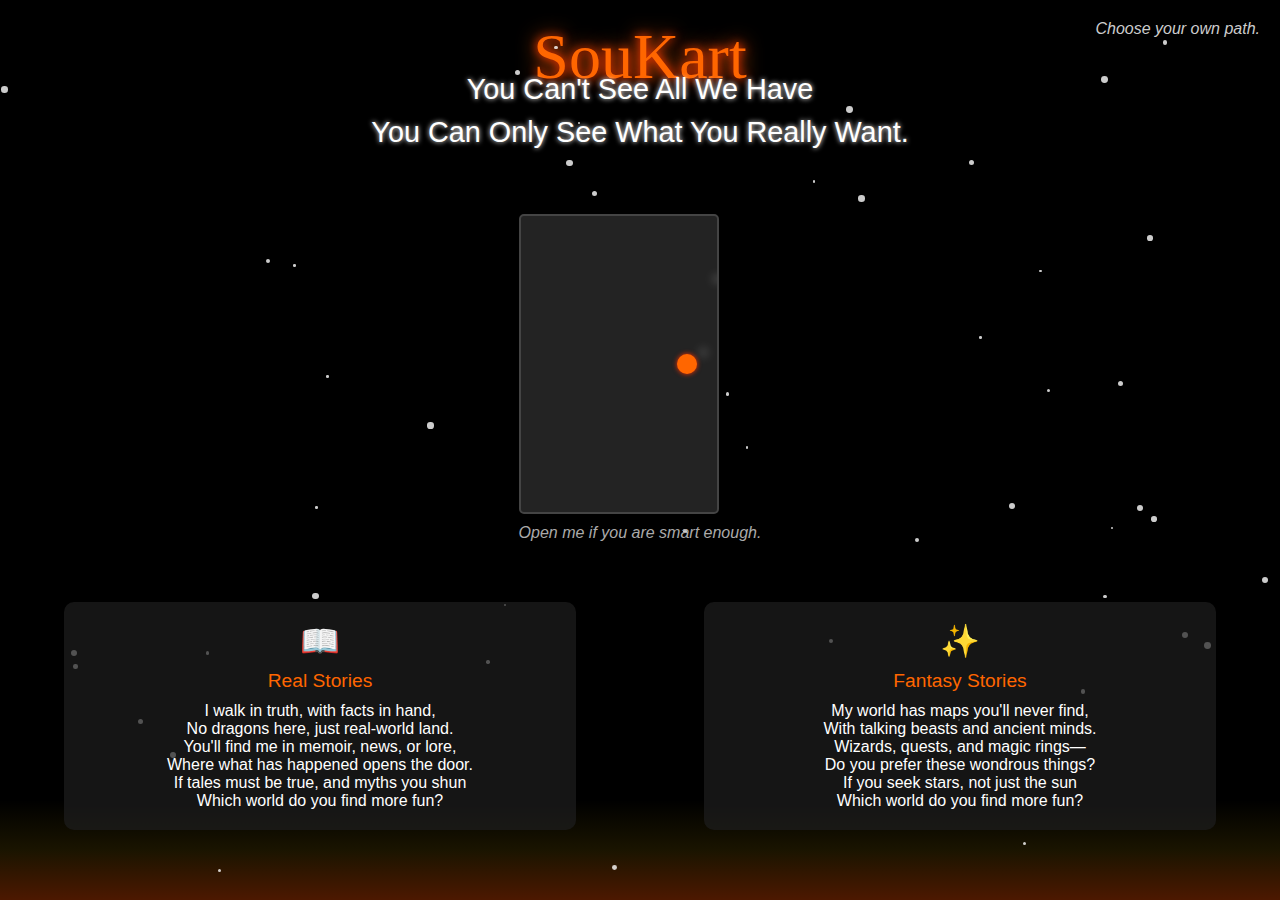
<file: index.html>
<!DOCTYPE html>
<html lang="en">
<head>
    <meta charset="UTF-8">
    <meta name="viewport" content="width=device-width, initial-scale=1.0">
    <title>SouKart - Choose Your Path</title>
    <style>
        /* Global Styles */
        * {
            margin: 0;
            padding: 0;
            box-sizing: border-box;
        }
        
        body {
            font-family: 'Arial', sans-serif;
            background-color: #000;
            color: #fff;
            height: 100vh;
            overflow: hidden;
            position: relative;
        }
        
        /* Sparkle Animation */
        .sparkle {
            position: absolute;
            background-color: rgba(255, 255, 255, 0.8);
            border-radius: 50%;
            pointer-events: none;
            animation: sparkle 2s infinite alternate;
        }
        
        @keyframes sparkle {
            0% { opacity: 0; transform: scale(0.2); }
            100% { opacity: 1; transform: scale(1); }
        }
        
        /* Fire Animation */
        .fire {
            position: absolute;
            bottom: 0;
            width: 100%;
            height: 100px;
            background: linear-gradient(to top, rgba(255, 80, 0, 0.3), rgba(255, 200, 0, 0.1), transparent);
            z-index: -1;
        }
        
        /* Header Styles */
        header {
            text-align: center;
            padding: 20px 0;
            position: relative;
        }
        
        .logo {
            font-family: 'Times New Roman', serif;
            font-size: 4rem;
            color: #ff6600;
            text-shadow: 0 0 10px #ff3300, 0 0 20px #ff6600;
            margin-bottom: 20px;
            animation: glow 2s infinite alternate;
        }
        
        @keyframes glow {
            from { text-shadow: 0 0 5px #ff3300, 0 0 10px #ff6600; }
            to { text-shadow: 0 0 10px #ff3300, 0 0 20px #ff6600, 0 0 30px #ff9933; }
        }
        
        .tagline {
            position: absolute;
            top: 20px;
            right: 20px;
            font-style: italic;
            color: #ccc;
        }
        
        /* Main Content */
        .main-content {
            display: flex;
            flex-direction: column;
            align-items: center;
            justify-content: center;
            height: 70vh;
            text-align: center;
            position: relative;
            z-index: 1;
        }
        
        .message {
            font-size: 1.8rem;
            margin-bottom: 40px;
            text-shadow: 0 0 5px #fff;
            line-height: 1.5;
        }
        
        /* Door Styles */
        .door-container {
            position: relative;
            margin: 20px 0;
        }
        
        .door {
            width: 200px;
            height: 300px;
            background: rgba(50, 50, 50, 0.7);
            border: 2px solid #444;
            border-radius: 5px;
            position: relative;
            cursor: pointer;
            transition: all 0.3s;
            backdrop-filter: blur(5px);
        }
        
        .door:hover {
            background: rgba(70, 70, 70, 0.8);
            box-shadow: 0 0 15px #ff6600;
        }
        
        .door-handle {
            width: 20px;
            height: 20px;
            background: #ff6600;
            border-radius: 50%;
            position: absolute;
            right: 20px;
            top: 50%;
            transform: translateY(-50%);
            box-shadow: 0 0 5px #ff3300;
        }
        
        .door-instruction {
            margin-top: 10px;
            font-style: italic;
            color: #aaa;
        }
        
        /* Mode Selection */
        .mode-selection {
            display: flex;
            justify-content: space-around;
            width: 100%;
            margin-top: 40px;
        }
        
        .mode {
            width: 40%;
            padding: 20px;
            background: rgba(30, 30, 30, 0.7);
            border-radius: 10px;
            cursor: pointer;
            transition: all 0.3s;
        }
        
        .mode:hover {
            background: rgba(50, 50, 50, 0.8);
            box-shadow: 0 0 10px #ff6600;
        }
        
        .mode-icon {
            font-size: 2rem;
            margin-bottom: 10px;
        }
        
        .mode-title {
            font-size: 1.2rem;
            margin-bottom: 10px;
            color: #ff6600;
        }
        
        /* Riddle Page Styles */
        .riddle-container {
            max-width: 600px;
            margin: 0 auto;
            padding: 20px;
            background: rgba(20, 20, 20, 0.8);
            border-radius: 10px;
            box-shadow: 0 0 20px rgba(255, 102, 0, 0.3);
        }
        
        .riddle {
            font-size: 1.5rem;
            margin-bottom: 30px;
            line-height: 1.6;
        }
        
        .answer-input {
            width: 100%;
            padding: 10px;
            margin: 20px 0;
            background: rgba(255, 255, 255, 0.1);
            border: 1px solid #ff6600;
            color: white;
            font-size: 1rem;
        }
        
        .submit-btn {
            background: #ff6600;
            color: white;
            border: none;
            padding: 10px 20px;
            cursor: pointer;
            transition: all 0.3s;
        }
        
        .submit-btn:hover {
            background: #ff3300;
        }
        
        .options {
            display: flex;
            justify-content: space-around;
            margin-top: 30px;
        }
        
        .option {
            padding: 10px 20px;
            background: rgba(255, 102, 0, 0.2);
            border: 1px solid #ff6600;
            cursor: pointer;
            transition: all 0.3s;
        }
        
        .option:hover {
            background: rgba(255, 102, 0, 0.4);
        }
        
        .error-message {
            color: #ff3300;
            margin-top: 10px;
            display: none;
        }
        
        /* Gender Selection Page */
        .gender-selection {
            display: flex;
            justify-content: space-around;
            margin-top: 40px;
        }
        
        .gender-option {
            width: 45%;
            padding: 30px;
            background: rgba(30, 30, 30, 0.7);
            border-radius: 10px;
            cursor: pointer;
            transition: all 0.3s;
            text-align: center;
        }
        
        .gender-option:hover {
            background: rgba(50, 50, 50, 0.8);
            box-shadow: 0 0 15px #ff6600;
        }
        
        /* Product Page */
        .products {
            display: grid;
            grid-template-columns: repeat(auto-fill, minmax(200px, 1fr));
            gap: 20px;
            padding: 20px;
        }
        
        .product {
            background: rgba(40, 40, 40, 0.8);
            padding: 15px;
            border-radius: 5px;
            transition: all 0.3s;
        }
        
        .product:hover {
            transform: translateY(-5px);
            box-shadow: 0 5px 15px rgba(255, 102, 0, 0.3);
        }
        
        /* Hidden Class */
        .hidden {
            display: none;
        }
        
        /* Audio Controls */
        audio {
            position: fixed;
            bottom: 20px;
            left: 20px;
            width: 200px;
            opacity: 0.7;
            transition: opacity 0.3s;
        }
        
        audio:hover {
            opacity: 1;
        }
    </style>
</head>
<body>
    <!-- Home Page -->
    <div id="home-page">
        <header>
            <div class="logo">SouKart</div>
            <div class="tagline">Choose your own path.</div>
        </header>
        
        <div class="main-content">
            <div class="message">
                You Can't See All We Have<br>
                You Can Only See What You Really Want.
            </div>
            
            <div class="door-container">
                <div class="door" id="main-door">
                    <div class="door-handle"></div>
                </div>
                <div class="door-instruction">Open me if you are smart enough.</div>
            </div>
            
            <div class="mode-selection">
                <div class="mode" id="real-mode">
                    <div class="mode-icon">📖</div>
                    <div class="mode-title">Real Stories</div>
                    <div class="mode-riddle">
                        I walk in truth, with facts in hand,<br>
                        No dragons here, just real-world land.<br>
                        You'll find me in memoir, news, or lore,<br>
                        Where what has happened opens the door.<br>
                        If tales must be true, and myths you shun<br>
                        Which world do you find more fun?
                    </div>
                </div>
                
                <div class="mode" id="fantasy-mode">
                    <div class="mode-icon">✨</div>
                    <div class="mode-title">Fantasy Stories</div>
                    <div class="mode-riddle">
                        My world has maps you'll never find,<br>
                        With talking beasts and ancient minds.<br>
                        Wizards, quests, and magic rings—<br>
                        Do you prefer these wondrous things?<br>
                        If you seek stars, not just the sun<br>
                        Which world do you find more fun?
                    </div>
                </div>
            </div>
        </div>
        
        <div class="fire"></div>
        <audio id="bg-music" loop>
            <source src="https://assets.mixkit.co/music/preview/mixkit-mysterious-forest-443.mp3" type="audio/mpeg">
            Your browser does not support the audio element.
        </audio>
    </div>
    
    <!-- Main Door Riddle Page -->
    <div id="door-riddle-page" class="hidden">
        <div class="main-content">
            <div class="riddle-container">
                <div class="riddle">
                    I can be a man, but I'm not alive.<br>
                    I can be a woman, but I'm not your wife.<br>
                    You dress me up, I wear your style,<br>
                    But I say nothing all the while.<br>
                    What am I?
                </div>
                <input type="text" class="answer-input" id="door-answer" placeholder="Your answer...">
                <button class="submit-btn" id="door-submit">Submit</button>
                <div class="error-message" id="door-error"></div>
            </div>
        </div>
    </div>
    
    <!-- Real Mode Gender Selection Page -->
    <div id="real-gender-page" class="hidden">
        <div class="main-content">
            <h2>Choose Your Path</h2>
            <div class="gender-selection">
                <div class="gender-option" id="real-male">
                    <div class="riddle">
                        In ancient tales of sword and fire,<br>
                        I've led the charge, climbed ever higher.<br>
                        With dragons faced and battles won,<br>
                        They call me brother, knight, or son.<br>
                        Though strength I bear, I feel as well<br>
                        What gender does this story tell?
                    </div>
                </div>
                
                <div class="gender-option" id="real-female">
                    <div class="riddle">
                        By moonlit charm and starlit grace,<br>
                        I've cast my spells in every place.<br>
                        With wisdom deep and heart so wide,<br>
                        They call me queen, or mage, or bride.<br>
                        Fierce and kind, I wear no veil<br>
                        What gender walks this winding tale?
                    </div>
                </div>
            </div>
            <div class="error-message" id="real-gender-error"></div>
        </div>
    </div>
    
    <!-- Fantasy Mode Gender Selection Page -->
    <div id="fantasy-gender-page" class="hidden">
        <div class="main-content">
            <h2>Choose Your Path</h2>
            <div class="gender-selection">
                <div class="gender-option" id="fantasy-male">
                    <div class="riddle">
                        In ancient tales of sword and fire,<br>
                        I've led the charge, climbed ever higher.<br>
                        With dragons faced and battles won,<br>
                        They call me brother, knight, or son.<br>
                        Though strength I bear, I feel as well<br>
                        What gender does this story tell?
                    </div>
                </div>
                
                <div class="gender-option" id="fantasy-female">
                    <div class="riddle">
                        By moonlit charm and starlit grace,<br>
                        I've cast my spells in every place.<br>
                        With wisdom deep and heart so wide,<br>
                        They call me queen, or mage, or bride.<br>
                        Fierce and kind, I wear no veil<br>
                        What gender walks this winding tale?
                    </div>
                </div>
            </div>
            <div class="error-message" id="fantasy-gender-error"></div>
        </div>
    </div>
    
    <!-- VIP Page -->
    <div id="vip-page" class="hidden">
        <div class="main-content">
            <h1>Congratulations!</h1>
            <p>You've unlocked the VIP section.</p>
            <div class="products" id="vip-products">
                <!-- Products will be added here dynamically -->
            </div>
        </div>
    </div>
    
    <!-- Real Male Products Page -->
    <div id="real-male-page" class="hidden">
        <div class="main-content">
            <h1>Manhood Collection</h1>
            <div class="products" id="real-male-products">
                <!-- Products will be added here dynamically -->
            </div>
        </div>
    </div>
    
    <!-- Real Female Products Page -->
    <div id="real-female-page" class="hidden">
        <div class="main-content">
            <h1>Feminine Collection</h1>
            <div class="products" id="real-female-products">
                <!-- Products will be added here dynamically -->
            </div>
        </div>
    </div>
    
    <!-- Fantasy Male Products Page -->
    <div id="fantasy-male-page" class="hidden">
        <div class="main-content">
            <h1>Knight's Collection</h1>
            <div class="products" id="fantasy-male-products">
                <!-- Products will be added here dynamically -->
            </div>
        </div>
    </div>
    
    <!-- Fantasy Female Products Page -->
    <div id="fantasy-female-page" class="hidden">
        <div class="main-content">
            <h1>Enchantress Collection</h1>
            <div class="products" id="fantasy-female-products">
                <!-- Products will be added here dynamically -->
            </div>
        </div>
    </div>
    
    <script>
        // Create sparkles
        function createSparkles() {
            const container = document.body;
            const sparkleCount = 50;
            
            for (let i = 0; i < sparkleCount; i++) {
                const sparkle = document.createElement('div');
                sparkle.classList.add('sparkle');
                
                // Random position
                const posX = Math.random() * window.innerWidth;
                const posY = Math.random() * window.innerHeight;
                
                // Random size
                const size = Math.random() * 5 + 2;
                
                sparkle.style.left = `${posX}px`;
                sparkle.style.top = `${posY}px`;
                sparkle.style.width = `${size}px`;
                sparkle.style.height = `${size}px`;
                
                // Random animation delay
                sparkle.style.animationDelay = `${Math.random() * 2}s`;
                
                container.appendChild(sparkle);
                
                // Make sparkles move slightly
                setInterval(() => {
                    const moveX = (Math.random() - 0.5) * 10;
                    const moveY = (Math.random() - 0.5) * 10;
                    
                    sparkle.style.left = `${posX + moveX}px`;
                    sparkle.style.top = `${posY + moveY}px`;
                }, 100);
            }
        }
        
        // Play error sound
        function playErrorSound() {
            const audio = new Audio('https://assets.mixkit.co/sfx/preview/mixkit-alarm-digital-clock-beep-989.mp3');
            audio.play();
        }
        
        // Play success sound
        function playSuccessSound() {
            const audio = new Audio('https://assets.mixkit.co/sfx/preview/mixkit-achievement-bell-600.mp3');
            audio.play();
        }
        
        // Change page
        function showPage(pageId) {
            document.querySelectorAll('div[id$="-page"]').forEach(page => {
                page.classList.add('hidden');
            });
            document.getElementById(pageId).classList.remove('hidden');
        }
        
        // Initialize products (placeholder)
        function initProducts() {
            const products = {
                vip: [
                    { name: "VIP Exclusive Item 1", price: "$99" },
                    { name: "VIP Exclusive Item 2", price: "$129" },
                    { name: "VIP Exclusive Item 3", price: "$79" }
                ],
                realMale: [
                    { name: "Classic Watch", price: "$59" },
                    { name: "Leather Wallet", price: "$39" },
                    { name: "Signature Cologne", price: "$49" }
                ],
                realFemale: [
                    { name: "Elegant Scarf", price: "$45" },
                    { name: "Designer Handbag", price: "$89" },
                    { name: "Pearl Earrings", price: "$65" }
                ],
                fantasyMale: [
                    { name: "Dragonhide Cloak", price: "$120" },
                    { name: "Runic Sword", price: "$200" },
                    { name: "Knight's Crest", price: "$75" }
                ],
                fantasyFemale: [
                    { name: "Enchanted Tiara", price: "$150" },
                    { name: "Moonstone Necklace", price: "$95" },
                    { name: "Sorceress Robe", price: "$110" }
                ]
            };
            
            // Add products to each page
            for (const [type, items] of Object.entries(products)) {
                const container = document.getElementById(`${type}-products`);
                if (container) {
                    container.innerHTML = items.map(item => `
                        <div class="product">
                            <h3>${item.name}</h3>
                            <p>${item.price}</p>
                        </div>
                    `).join('');
                }
            }
        }
        
        // Event Listeners
        document.addEventListener('DOMContentLoaded', () => {
            createSparkles();
            initProducts();
            
            // Auto-play background music (with user interaction)
            document.addEventListener('click', () => {
                const bgMusic = document.getElementById('bg-music');
                if (bgMusic.paused) {
                    bgMusic.volume = 0.3;
                    bgMusic.play();
                }
            }, { once: true });
            
            // Main door click
            document.getElementById('main-door').addEventListener('click', () => {
                showPage('door-riddle-page');
            });
            
            // Door riddle submit
            document.getElementById('door-submit').addEventListener('click', () => {
                const answer = document.getElementById('door-answer').value.toLowerCase();
                if (answer === 'mannequin') {
                    playSuccessSound();
                    showPage('vip-page');
                } else {
                    playErrorSound();
                    document.getElementById('door-error').textContent = 'Incorrect answer. Try again.';
                    document.getElementById('door-error').style.display = 'block';
                }
            });
            
            // Mode selection
            document.getElementById('real-mode').addEventListener('click', () => {
                showPage('real-gender-page');
            });
            
            document.getElementById('fantasy-mode').addEventListener('click', () => {
                showPage('fantasy-gender-page');
            });
            
            // Real gender selection
            document.getElementById('real-male').addEventListener('click', () => {
                showPage('real-male-page');
            });
            
            document.getElementById('real-female').addEventListener('click', () => {
                showPage('real-female-page');
            });
            
            // Fantasy gender selection
            document.getElementById('fantasy-male').addEventListener('click', () => {
                showPage('fantasy-male-page');
            });
            
            document.getElementById('fantasy-female').addEventListener('click', () => {
                showPage('fantasy-female-page');
            });
        });
    </script>
</body>
</html>
</file>
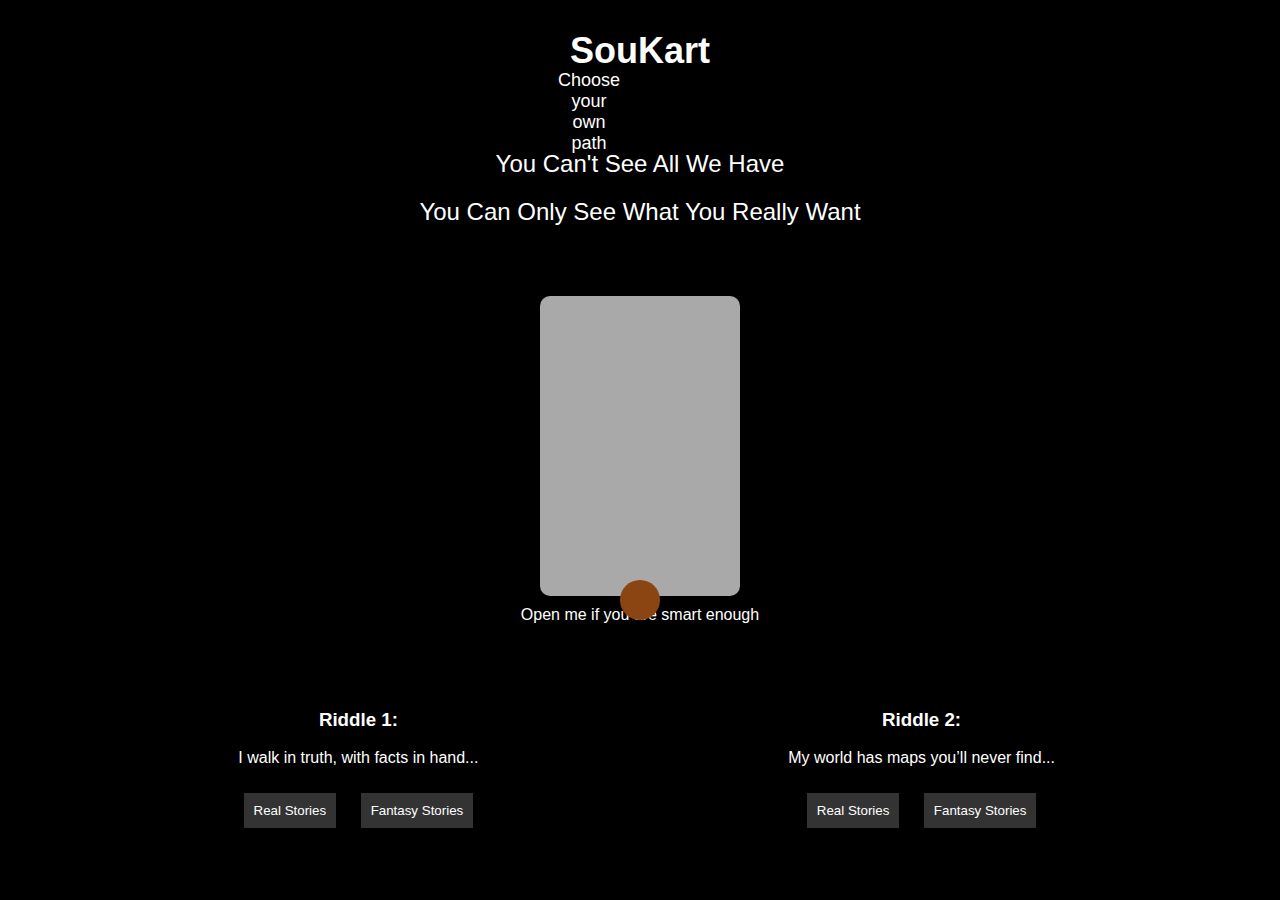
<file: SouKartSite/index.html>
<!DOCTYPE html>
<html lang="en">
<head>
    <meta charset="UTF-8">
    <meta name="viewport" content="width=device-width, initial-scale=1.0">
    <title>SouKart</title>
    <link rel="stylesheet" href="styles.css">
</head>
<body>
    <!-- Header with Logo -->
    <header>
        <div class="logo-container">
            <div class="logo">SouKart</div>
        </div>
        <div class="path-choice">Choose your own path</div>
    </header>

    <!-- Main Section -->
    <div class="main-content">
        <div class="center-text">
            <p>You Can't See All We Have</p>
            <p>You Can Only See What You Really Want</p>
        </div>

        <!-- Invisible Door -->
        <div class="door-container">
            <div class="door" onclick="openDoor()">
                <div class="handle"></div>
            </div>
            <p class="door-text">Open me if you are smart enough</p>
        </div>
        
        <!-- Riddles on Sides -->
        <div class="side-riddles">
            <div class="riddle">
                <h3>Riddle 1:</h3>
                <p>I walk in truth, with facts in hand...</p>
                <button onclick="chooseWorld('real')">Real Stories</button>
                <button onclick="chooseWorld('fantasy')">Fantasy Stories</button>
            </div>
            <div class="riddle">
                <h3>Riddle 2:</h3>
                <p>My world has maps you’ll never find...</p>
                <button onclick="chooseWorld('real')">Real Stories</button>
                <button onclick="chooseWorld('fantasy')">Fantasy Stories</button>
            </div>
        </div>
    </div>

    <!-- Scripts -->
    <script src="script.js"></script>
</body>
</html>
</file>
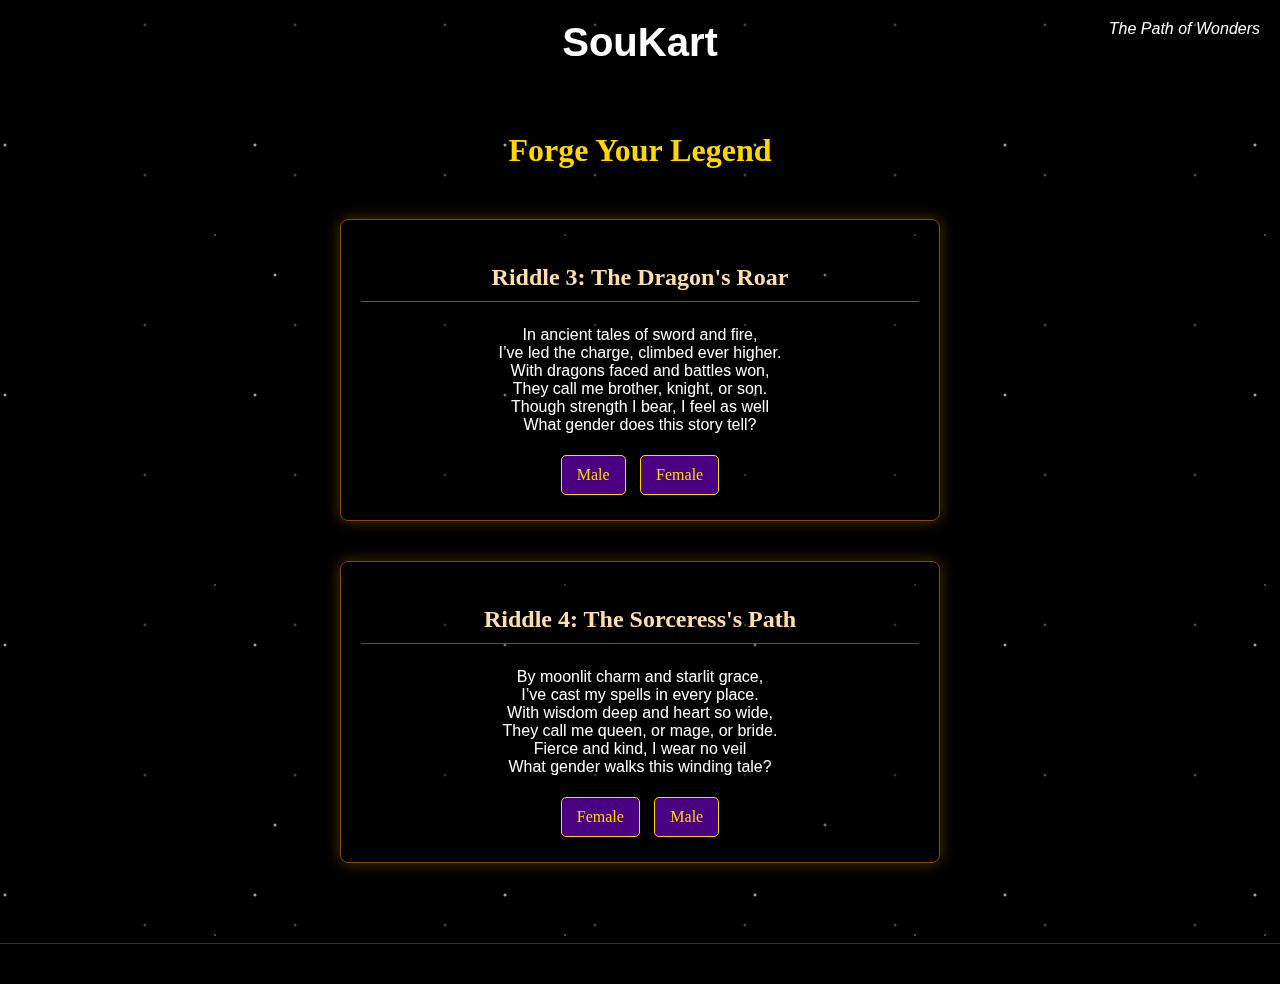
<file: gender_selection_fantasy.html>
<!DOCTYPE html>
<html lang="en">
<head>
    <meta charset="UTF-8">
    <meta name="viewport" content="width=device-width, initial-scale=1.0">
    <title>SouKart - Choose Your Gender (Fantasy)</title>
    <link rel="stylesheet" href="style.css">
</head>
<body class="theme-fantasy"> <!-- Theme class for specific styling -->
    <header>
        <div class="logo">SouKart</div>
        <nav class="path-choice-text">The Path of Wonders</nav>
    </header>

    <main class="gender-selection-main">
        <h2>Forge Your Legend</h2>
        <div class="riddles-container-gender">
            <div class="riddle-container" id="riddleMaleFantasy">
                <h3>Riddle 3: The Dragon's Roar</h3> <!-- Slightly themed title -->
                <p>In ancient tales of sword and fire,<br>
                   I’ve led the charge, climbed ever higher.<br>
                   With dragons faced and battles won,<br>
                   They call me brother, knight, or son.<br>
                   Though strength I bear, I feel as well<br>
                   What gender does this story tell?</p>
                <div class="choices">
                    <button data-riddle="male" data-answer="male">Male</button>
                    <button data-riddle="male" data-answer="female">Female</button>
                </div>
                <p class="feedback" style="display:none;"></p>
            </div>

            <div class="riddle-container" id="riddleFemaleFantasy">
                <h3>Riddle 4: The Sorceress's Path</h3> <!-- Slightly themed title -->
                <p>By moonlit charm and starlit grace,<br>
                   I’ve cast my spells in every place.<br>
                   With wisdom deep and heart so wide,<br>
                   They call me queen, or mage, or bride.<br>
                   Fierce and kind, I wear no veil<br>
                   What gender walks this winding tale?</p>
                <div class="choices">
                    <button data-riddle="female" data-answer="female">Female</button>
                    <button data-riddle="female" data-answer="male">Male</button>
                </div>
                <p class="feedback" style="display:none;"></p>
            </div>
        </div>
    </main>

    <footer>
        <!-- Optional footer content -->
    </footer>

    <script src="script.js"></script>
</body>
</html>
</file>
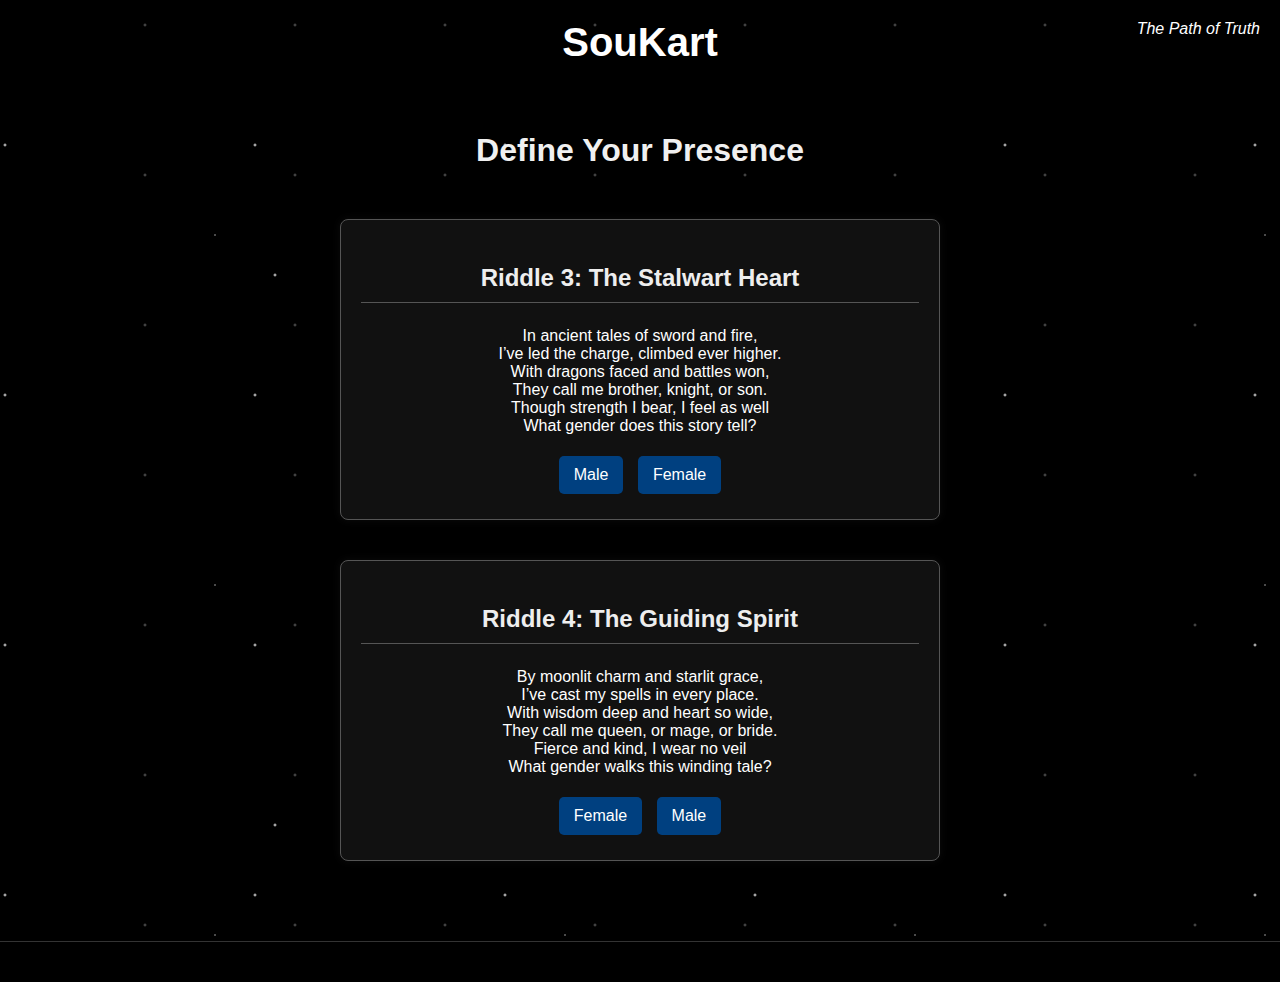
<file: gender_selection_real.html>
<!DOCTYPE html>
<html lang="en">
<head>
    <meta charset="UTF-8">
    <meta name="viewport" content="width=device-width, initial-scale=1.0">
    <title>SouKart - Choose Your Gender (Real)</title>
    <link rel="stylesheet" href="style.css">
</head>
<body class="theme-real"> <!-- Theme class for specific styling -->
    <header>
        <div class="logo">SouKart</div>
        <nav class="path-choice-text">The Path of Truth</nav>
    </header>

    <main class="gender-selection-main">
        <h2>Define Your Presence</h2>
        <div class="riddles-container-gender">
            <div class="riddle-container" id="riddleMale">
                <h3>Riddle 3: The Stalwart Heart</h3>
                <p>In ancient tales of sword and fire,<br>
                   I’ve led the charge, climbed ever higher.<br>
                   With dragons faced and battles won,<br>
                   They call me brother, knight, or son.<br>
                   Though strength I bear, I feel as well<br>
                   What gender does this story tell?</p>
                <div class="choices">
                    <button data-riddle="male" data-answer="male">Male</button>
                    <button data-riddle="male" data-answer="female">Female</button>
                </div>
                <p class="feedback" style="display:none;"></p>
            </div>

            <div class="riddle-container" id="riddleFemale">
                <h3>Riddle 4: The Guiding Spirit</h3>
                <p>By moonlit charm and starlit grace,<br>
                   I’ve cast my spells in every place.<br>
                   With wisdom deep and heart so wide,<br>
                   They call me queen, or mage, or bride.<br>
                   Fierce and kind, I wear no veil<br>
                   What gender walks this winding tale?</p>
                <div class="choices">
                    <button data-riddle="female" data-answer="female">Female</button>
                    <button data-riddle="female" data-answer="male">Male</button>
                </div>
                <p class="feedback" style="display:none;"></p>
            </div>
        </div>
    </main>

    <footer>
        <!-- Optional footer content -->
    </footer>

    <script src="script.js"></script>
</body>
</html>
</file>
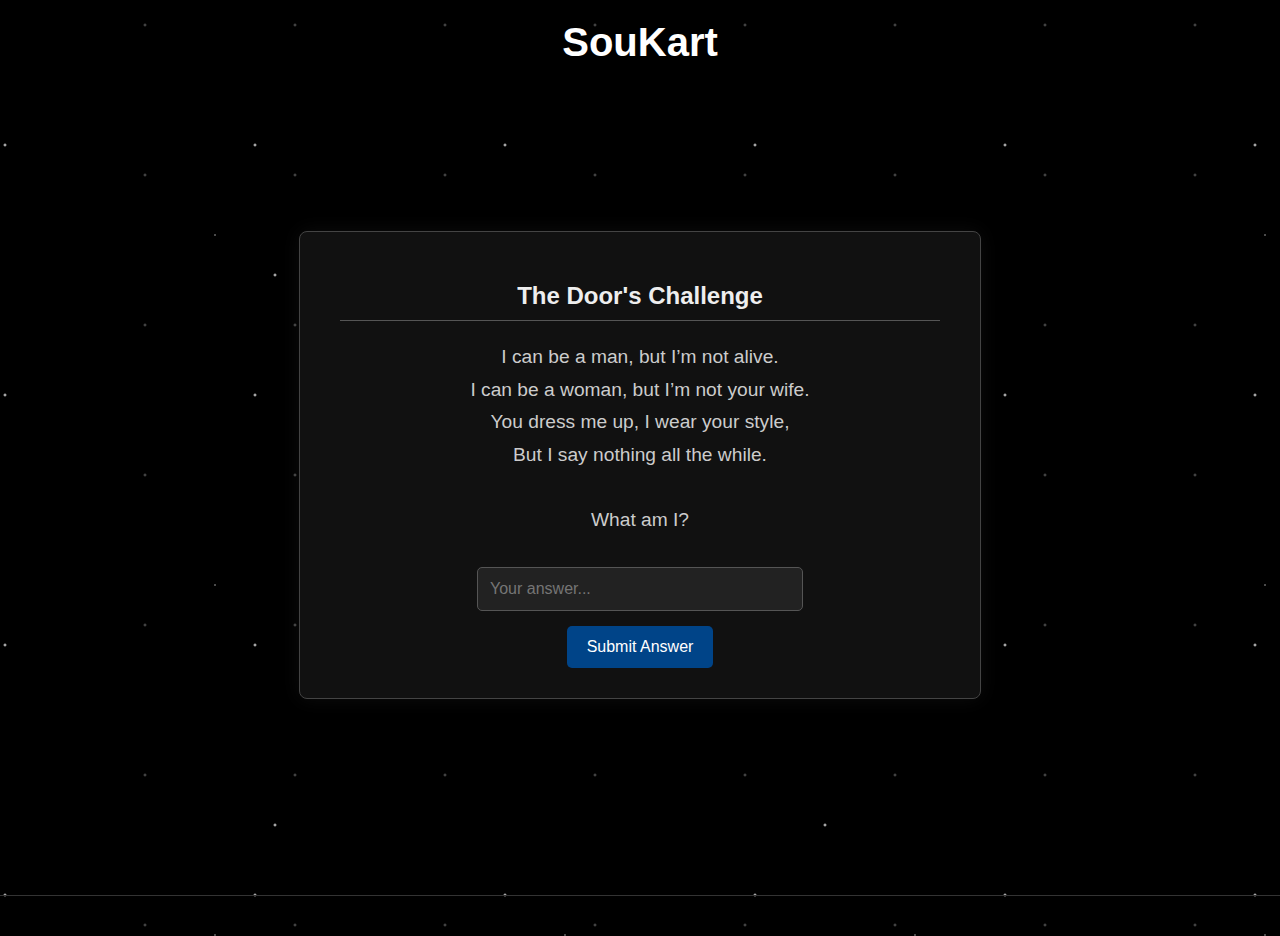
<file: vip_riddle.html>
<!DOCTYPE html>
<html lang="en">
<head>
    <meta charset="UTF-8">
    <meta name="viewport" content="width=device-width, initial-scale=1.0">
    <title>SouKart - The VIP Riddle</title>
    <link rel="stylesheet" href="style.css">
</head>
<body>
    <header>
        <div class="logo">SouKart</div>
    </header>

    <main class="riddle-page-main">
        <section class="riddle-content">
            <h2>The Door's Challenge</h2>
            <p class="riddle-text">
                I can be a man, but I’m not alive.<br>
                I can be a woman, but I’m not your wife.<br>
                You dress me up, I wear your style,<br>
                But I say nothing all the while.<br>
                <br>
                What am I?
            </p>
            <div class="answer-section">
                <input type="text" id="vipRiddleAnswer" placeholder="Your answer...">
                <button id="submitVipRiddle">Submit Answer</button>
            </div>
            <p id="vipRiddleFeedback" class="feedback" style="display:none;"></p>
        </section>
    </main>

    <footer>
        <!-- Optional footer content -->
    </footer>

    <script src="script.js"></script> <!-- Include the main script, it will have specific logic for this page -->
</body>
</html>
</file>
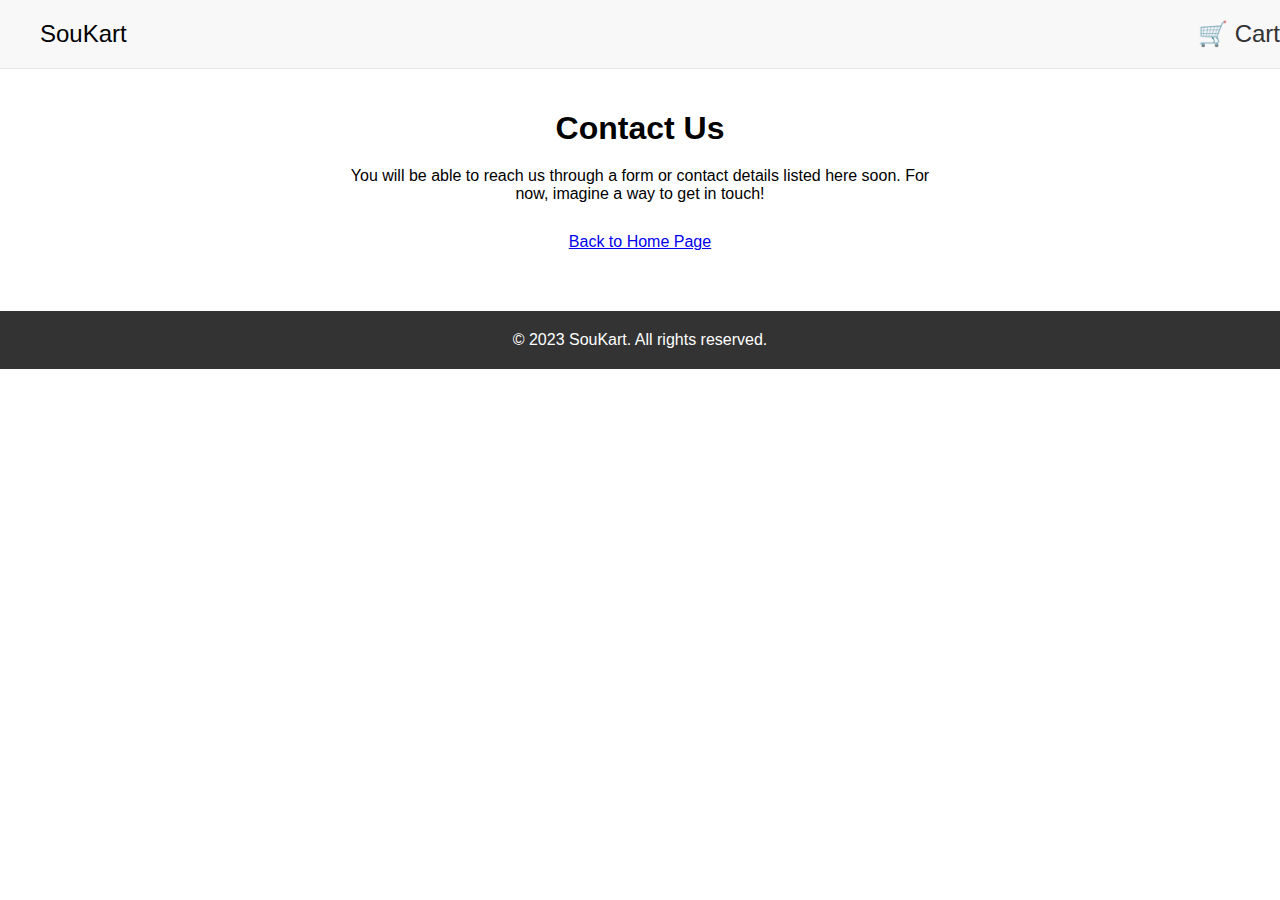
<file: pages/contact.html>
<!DOCTYPE html>
<html lang="en">
<head>
    <meta charset="UTF-8">
    <meta name="viewport" content="width=device-width, initial-scale=1.0">
    <title>SouKart - Contact Us</title>
    <link rel="stylesheet" href="../css/style.css">
</head>
<body>
    <header>
        <div class="website-name">SouKart</div>
        <a href="#" class="cart-icon">🛒 Cart</a>
    </header>
    <main class="contact-main">
        <h1>Contact Us</h1>
        <p>You will be able to reach us through a form or contact details listed here soon. For now, imagine a way to get in touch!</p>
        <a href="../index.html">Back to Home Page</a>
    </main>
    <footer>
        <p>&copy; 2023 SouKart. All rights reserved.</p>
    </footer>
</body>
</html>
</file>
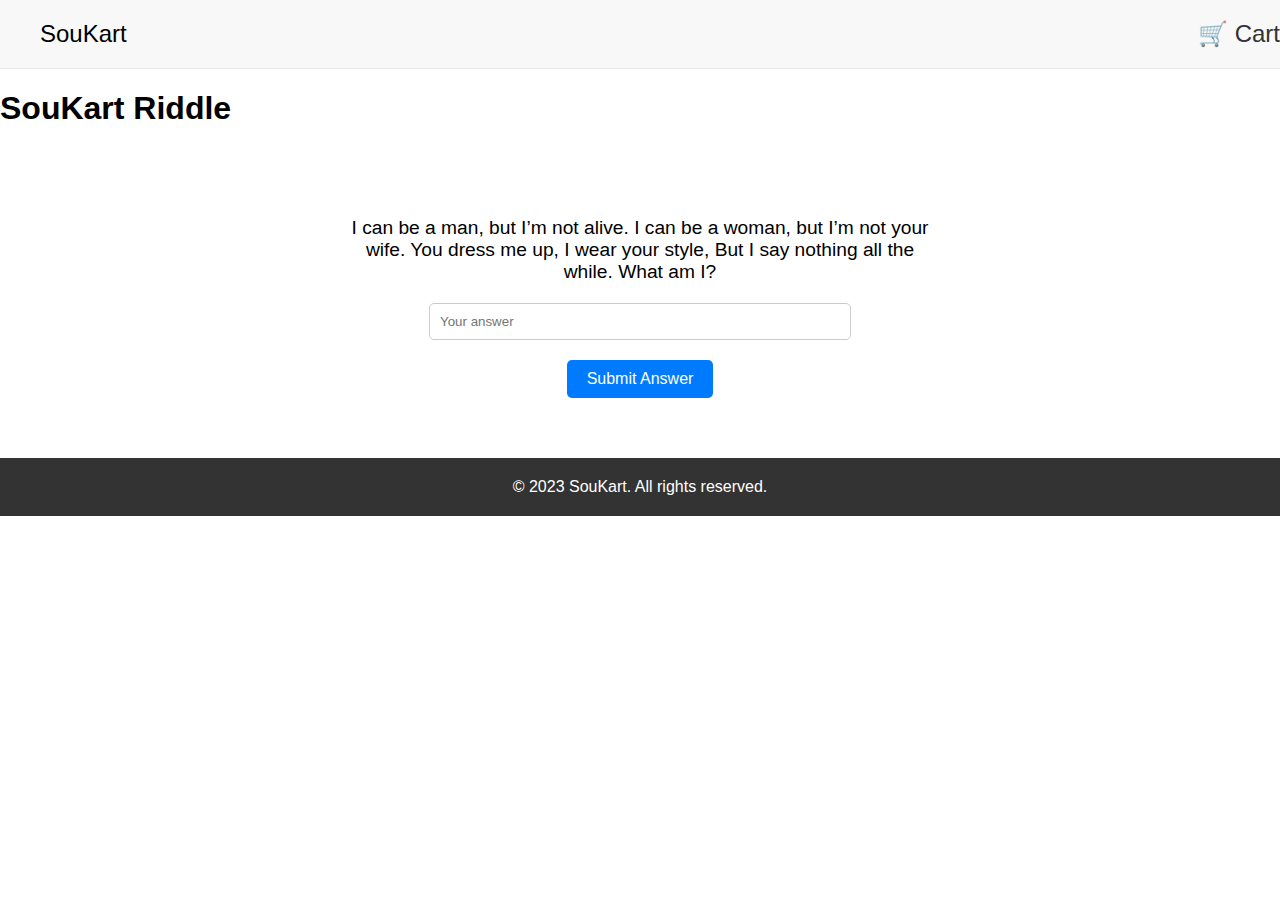
<file: pages/hodor_riddle.html>
<!DOCTYPE html>
<html lang="en">
<head>
    <meta charset="UTF-8">
    <meta name="viewport" content="width=device-width, initial-scale=1.0">
    <title>Solve the Riddle</title>
    <link rel="stylesheet" href="../css/style.css">
</head>
<body>
    <header>
        <div class="website-name">SouKart</div>
        <a href="#" class="cart-icon">🛒 Cart</a>
    </header>
    <h1>SouKart Riddle</h1>
    <section class="riddle-container">
        <p>I can be a man, but I’m not alive. 
    I can be a woman, but I’m not your wife. 
        You dress me up, I wear your style, 
        But I say nothing all the while. What am I?</p>
        <input type="text" id="riddle-answer" placeholder="Your answer">
        <button type="submit" id="submit-answer">Submit Answer</button>
    </section>
    <script src="../js/script.js" defer></script>
    <footer>
        <p>&copy; 2023 SouKart. All rights reserved.</p>
    </footer>
</body>
</html>
</file>
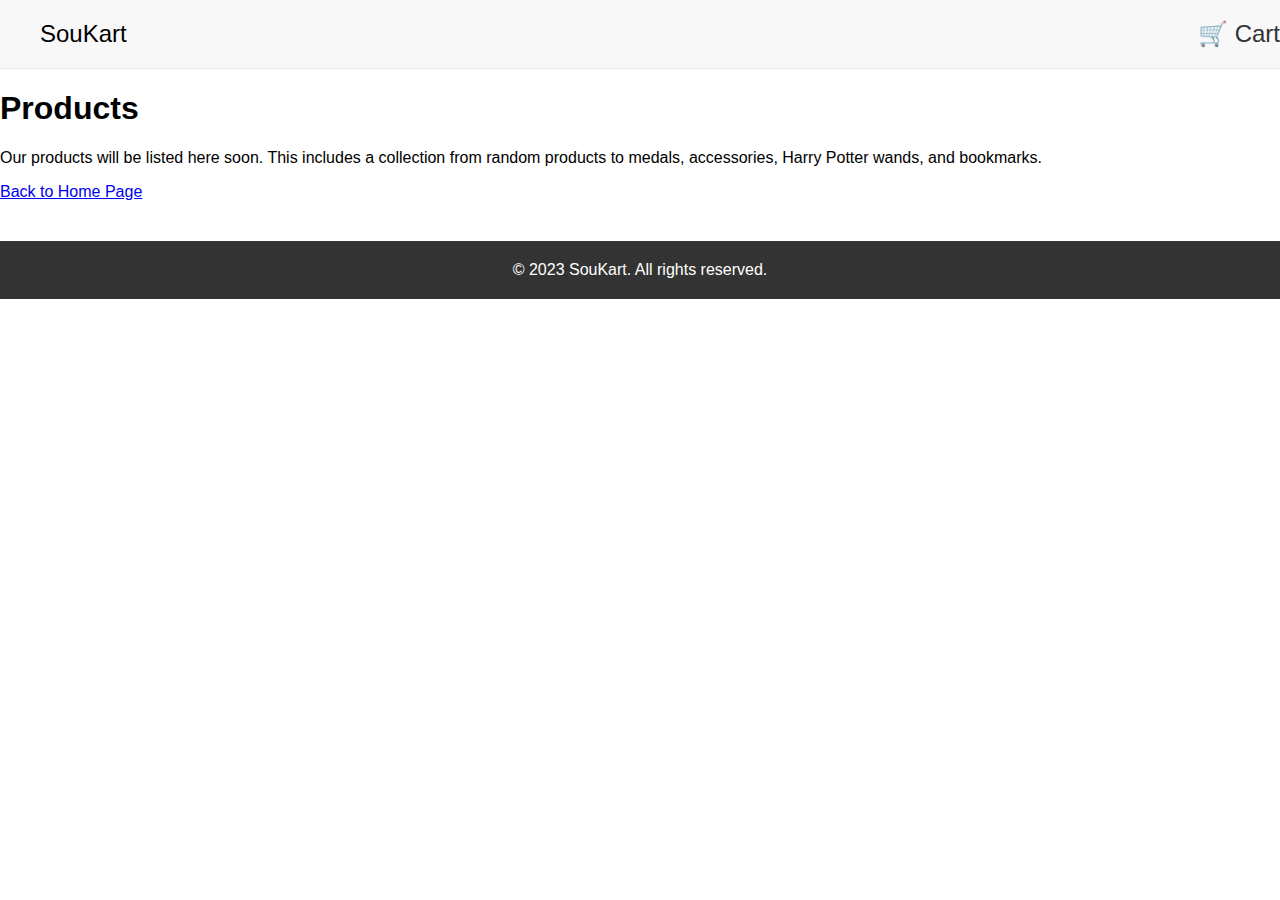
<file: pages/products.html>
<!DOCTYPE html>
<html lang="en">
<head>
    <meta charset="UTF-8">
    <meta name="viewport" content="width=device-width, initial-scale=1.0">
    <title>SouKart - Products</title>
    <link rel="stylesheet" href="../css/style.css">
</head>
<body>
    <header>
        <div class="website-name">SouKart</div>
        <a href="#" class="cart-icon">🛒 Cart</a>
    </header>
    <main>
        <h1>Products</h1>
        <p>Our products will be listed here soon. This includes a collection from random products to medals, accessories, Harry Potter wands, and bookmarks.</p>
        <a href="../index.html">Back to Home Page</a>
    </main>
    <footer>
        <p>&copy; 2023 SouKart. All rights reserved.</p>
    </footer>
</body>
</html>
</file>
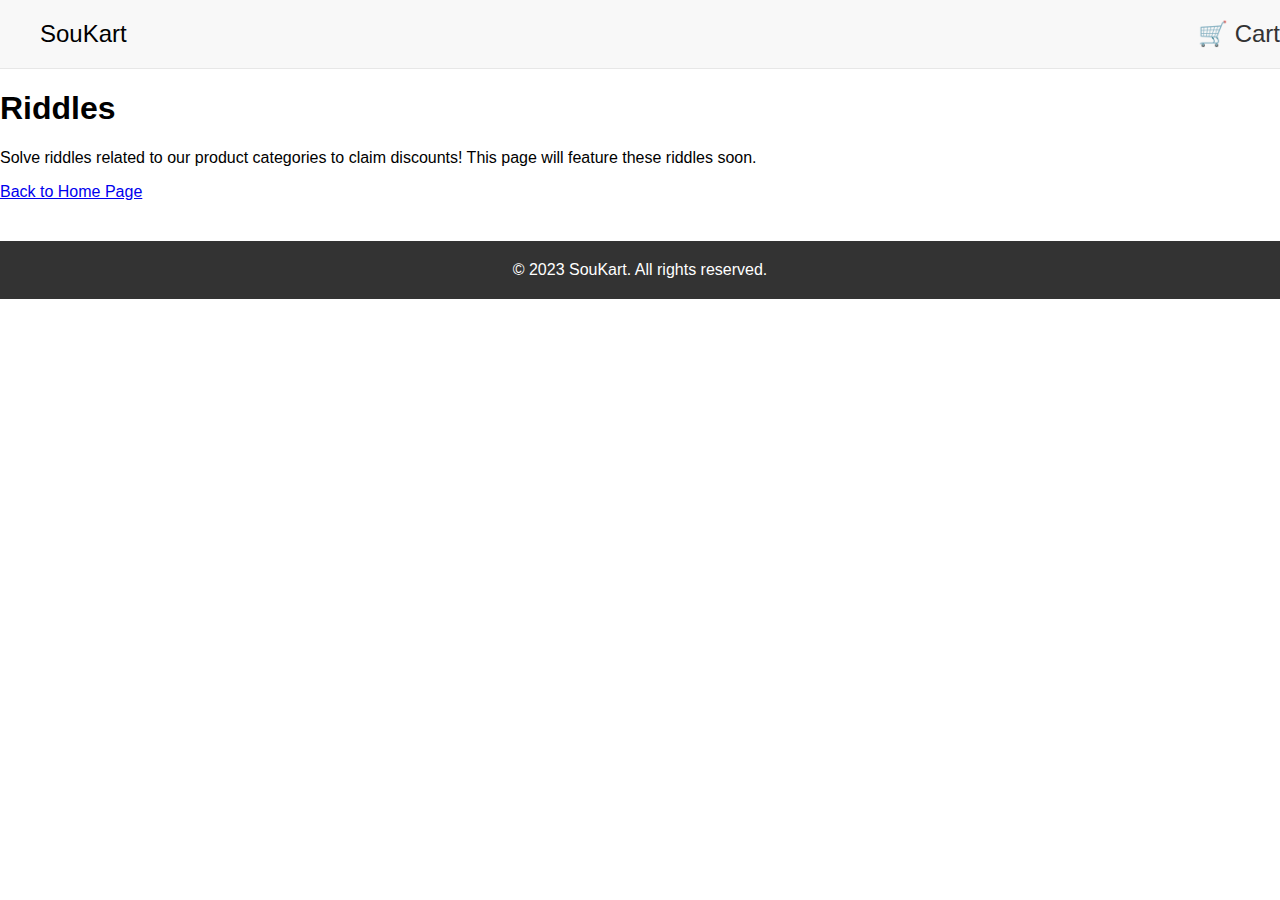
<file: pages/riddles_page.html>
<!DOCTYPE html>
<html lang="en">
<head>
    <meta charset="UTF-8">
    <meta name="viewport" content="width=device-width, initial-scale=1.0">
    <title>SouKart - Riddles</title>
    <link rel="stylesheet" href="../css/style.css">
</head>
<body>
    <header>
        <div class="website-name">SouKart</div>
        <a href="#" class="cart-icon">🛒 Cart</a>
    </header>
    <main>
        <h1>Riddles</h1>
        <p>Solve riddles related to our product categories to claim discounts! This page will feature these riddles soon.</p>
        <a href="../index.html">Back to Home Page</a>
    </main>
    <footer>
        <p>&copy; 2023 SouKart. All rights reserved.</p>
    </footer>
</body>
</html>
</file>
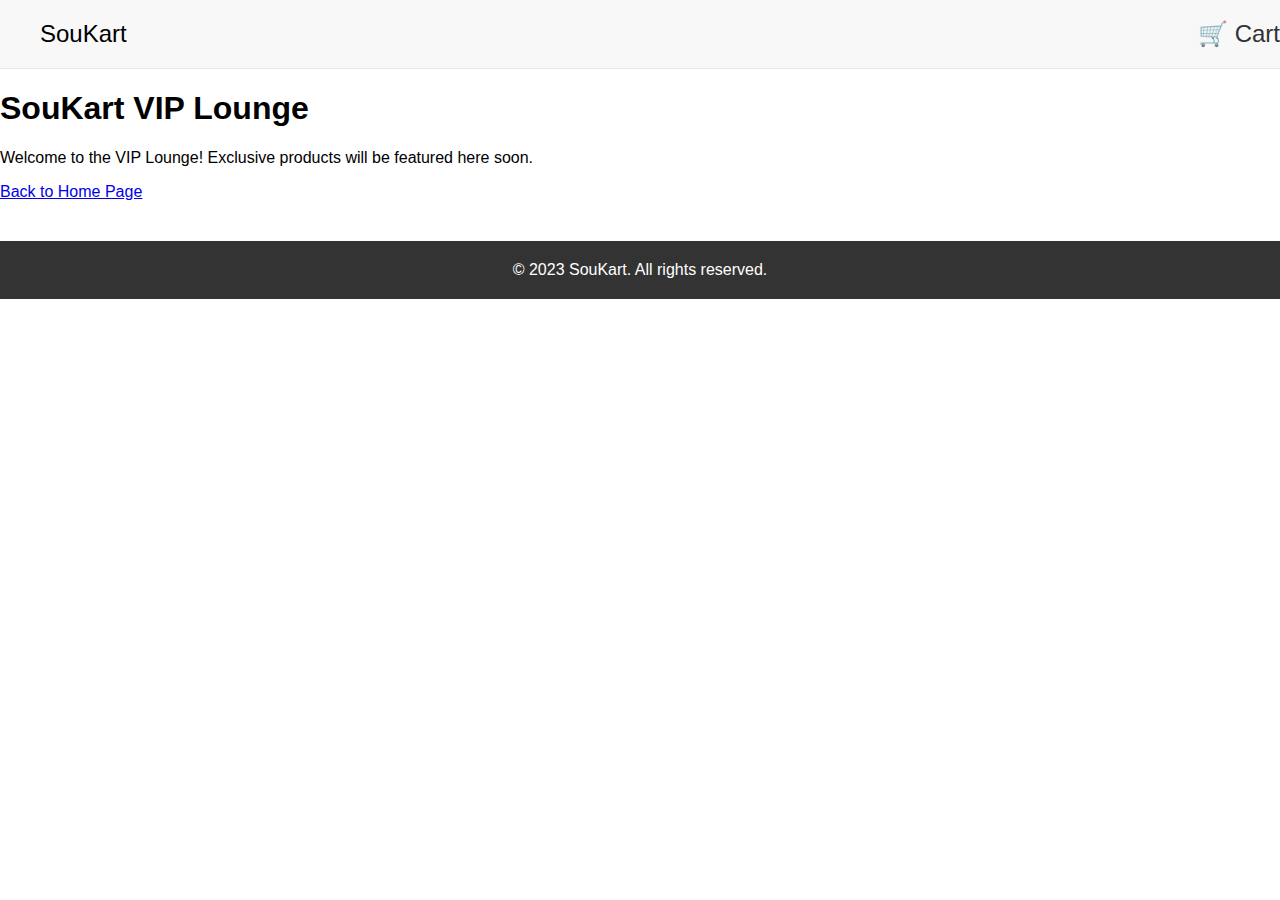
<file: pages/vip_page.html>
<!DOCTYPE html>
<html lang="en">
<head>
    <meta charset="UTF-8">
    <meta name="viewport" content="width=device-width, initial-scale=1.0">
    <title>VIP Access Granted</title>
    <link rel="stylesheet" href="../css/style.css">
</head>
<body>
    <header>
        <div class="website-name">SouKart</div>
        <a href="#" class="cart-icon">🛒 Cart</a>
    </header>
    <h1>SouKart VIP Lounge</h1>
    <p>Welcome to the VIP Lounge! Exclusive products will be featured here soon.</p>
    <a href="../index.html">Back to Home Page</a>
    <footer>
        <p>&copy; 2023 SouKart. All rights reserved.</p>
    </footer>
</body>
</html>
</file>
<file: SouKartSite/styles.css>
body {
    margin: 0;
    font-family: Arial, sans-serif;
    background-color: black;
    color: white;
    text-align: center;
}

header {
    position: absolute;
    top: 20px;
    left: 50%;
    transform: translateX(-50%);
    font-size: 24px;
}

.logo-container {
    position: absolute;
    top: 10px;
    left: 50%;
    transform: translateX(-50%);
}

.logo {
    font-size: 36px;
    font-weight: bold;
    color: white;
}

.path-choice {
    position: absolute;
    top: 50px;
    right: 20px;
    font-size: 18px;
}

.main-content {
    margin-top: 150px;
}

.center-text p {
    font-size: 24px;
    margin: 20px 0;
}

.door-container {
    position: relative;
    display: inline-block;
    margin-top: 50px;
    cursor: pointer;
}

.door {
    width: 200px;
    height: 300px;
    background-color: darkgray;
    margin: auto;
    border-radius: 10px;
}

.handle {
    width: 40px;
    height: 40px;
    background-color: #8B4513;
    position: absolute;
    bottom: 20px;
    left: 50%;
    transform: translateX(-50%);
    border-radius: 50%;
}

.door-text {
    margin-top: 10px;
}

.side-riddles {
    display: flex;
    justify-content: space-between;
    margin-top: 50px;
    padding: 0 10%;
}

.riddle {
    width: 45%;
}

button {
    padding: 10px;
    margin: 10px;
    background-color: #333;
    color: white;
    border: none;
    cursor: pointer;
}

button:hover {
    background-color: #555;
}
</file>
<file: style.css>
body {
    background-color: #000;
    color: #fff; /* Default text color */
    font-family: 'Segoe UI', Tahoma, Geneva, Verdana, sans-serif;
    margin: 0;
    padding: 0;
    text-align: center;
    overflow-x: hidden; /* Prevent horizontal scroll from sparkles */
    position: relative; /* Needed for pseudo-elements if used for effects */
}

header {
    padding: 20px;
    position: relative; /* For positioning child elements */
}

.logo {
    font-size: 2.5em;
    font-weight: bold;
    text-align: center;
    /* Additional styling for the logo will be added later if a specific font/image is used */
}

.path-choice-text {
    position: absolute;
    top: 20px;
    right: 20px;
    font-size: 1em;
    font-style: italic;
}

main {
    padding: 20px;
}

.intro-text {
    margin-top: 50px;
    margin-bottom: 50px;
    font-size: 1.5em;
    line-height: 1.6;
}

.door-section {
    margin-bottom: 50px;
}

.door {
    width: 120px; /* Slightly wider */
    height: 180px; /* Slightly taller */
    background-color: rgba(51, 51, 51, 0.3); /* Semi-transparent background */
    margin: 30px auto 20px auto; /* Adjusted margin */
    border: 3px solid rgba(85, 85, 85, 0.7); /* Semi-transparent border */
    position: relative;
    cursor: pointer;
    border-radius: 10px; /* Rounded corners for the door */
    box-shadow: 0 0 15px rgba(255, 255, 255, 0.1); /* Subtle glow */
    transition: background-color 0.3s, box-shadow 0.3s; /* Smooth transition */
}

.door:hover {
    background-color: rgba(68, 68, 68, 0.4); /* Slightly more visible on hover */
    box-shadow: 0 0 25px rgba(255, 255, 255, 0.2); /* Enhanced glow on hover */
}

.door-handle {
    width: 15px; /* Adjusted size */
    height: 30px; /* More like a handle */
    background-color: rgba(119, 119, 119, 0.8); /* Semi-transparent handle */
    border: 1px solid rgba(50, 50, 50, 0.9);
    border-radius: 5px; /* Rounded handle */
    position: absolute;
    top: 50%;
    left: 15px; /* Positioned slightly from the left */
    transform: translateY(-50%);
    box-shadow: 0 0 5px rgba(0,0,0,0.5);
}

.door-cta {
    font-size: 0.9em;
    font-style: italic;
}

.riddles-section {
    display: flex;
    justify-content: space-around; /* Places riddles side-by-side with space */
    align-items: flex-start; /* Align items to the top */
    flex-wrap: wrap; /* Allows wrapping on smaller screens if necessary */
    margin-top: 40px;
}

.riddle-container {
    border: 1px solid #444;
    padding: 20px;
    width: 40%; /* Adjust as needed */
    min-width: 300px; /* Minimum width before wrapping */
    margin: 10px;
    background-color: #111; /* Slightly lighter than body background */
    border-radius: 8px;
}

.riddle-container h3 {
    color: #eee;
    border-bottom: 1px solid #555;
    padding-bottom: 10px;
}

.riddle-icon {
    font-size: 1.5em;
    margin-bottom: 10px;
}

.choices button {
    background-color: #003366; /* Dark blue */
    color: white;
    border: none;
    padding: 10px 15px;
    margin: 5px;
    cursor: pointer;
    border-radius: 5px;
    font-size: 1em;
}

.choices button:hover {
    background-color: #00509E; /* Lighter blue for hover */
}

.feedback {
    margin-top: 10px;
    color: #ff4444; /* Red color for error messages */
    font-weight: bold;
}

footer {
    padding: 20px;
    margin-top: 50px;
    border-top: 1px solid #333;
    font-size: 0.8em;
}

/* Sparkles effect */
@keyframes sparkle {
    0% { background-position: 0px 0px, 0px 0px, 0px 0px; }
    100% { background-position: 500px 1000px, 400px 400px, 300px 300px; }
}

.sparkles-bg { /* This class will be added to the body via JS for the effect */
    background-image:
        radial-gradient(white, rgba(255,255,255,0) 2px, transparent 40px),
        radial-gradient(white, rgba(255,255,255,0) 1px, transparent 30px),
        radial-gradient(white, rgba(255,255,255,0) 2px, transparent 40px),
        radial-gradient(rgba(255,255,255,.4), rgba(255,255,255,0) 2px, transparent 30px);
    background-size: 550px 550px, 350px 350px, 250px 250px, 150px 150px;
    background-position: 0px 0px, 40px 60px, 130px 270px, 70px 100px;
    animation: sparkle 200s linear infinite;
}

/* Simple Fire Effect (using box-shadows on a pseudo-element or a dedicated div) */
/* This is a very simplified representation. True fire effect is complex. */
/* We can add a div for this at the bottom of the body if desired */
.fire-effect-container {
    position: fixed;
    bottom: 0;
    left: 0;
    width: 100%;
    height: 50px; /* Adjust height of the fire effect area */
    pointer-events: none; /* So it doesn't interfere with clicks */
    overflow: hidden;
    z-index: -1; /* Behind other content */
}

@keyframes flicker {
  0%, 100% { box-shadow: 0 0 5px #ff4500, 0 0 10px #ff4500, 0 0 15px #ff8c00, 0 0 20px #ff8c00; opacity: 1; }
  50% { box-shadow: 0 0 10px #ff4500, 0 0 20px #ff4500, 0 0 30px #ff8c00, 0 0 40px #ff8c00; opacity: 0.8; }
}

.fire-particle {
    position: absolute;
    bottom: -20px; /* Start below the container */
    width: 10px;
    height: 10px;
    background: #ff4500; /* OrangeRed */
    border-radius: 50%;
    animation: flicker 1.5s infinite, rise 3s infinite linear;
    opacity: 0; /* Start invisible, fade in with rise */
}

@keyframes rise {
    0% { transform: translateY(0) scale(1); opacity: 0; }
    20% { opacity: 0.8; } /* Become visible quickly */
    100% { transform: translateY(-80px) scale(0.5); opacity: 0; } /* Rise and fade out */
}

/* Add multiple fire particles with delays for a better effect in HTML later */
/* Example:
   <div class="fire-effect-container">
       <div class="fire-particle" style="left: 10%; animation-delay: 0s, 0s;"></div>
       <div class="fire-particle" style="left: 20%; animation-delay: 0.5s, 0.5s;"></div>
       ...
   </div>
*/

/* Styling for VIP Riddle Page (vip_riddle.html) */
.riddle-page-main {
    display: flex;
    flex-direction: column;
    align-items: center;
    justify-content: center;
    min-height: 80vh; /* Ensure it takes up most of the viewport height */
    padding: 20px;
}

.riddle-content {
    background-color: #111; /* Similar to homepage riddle containers */
    padding: 30px 40px;
    border-radius: 8px;
    border: 1px solid #444;
    max-width: 600px;
    width: 100%;
    box-shadow: 0 0 20px rgba(255, 255, 255, 0.05);
}

.riddle-content h2 {
    color: #eee;
    border-bottom: 1px solid #555;
    padding-bottom: 10px;
    margin-bottom: 20px;
    text-align: center;
}

.riddle-text {
    font-size: 1.2em;
    line-height: 1.7;
    margin-bottom: 30px;
    text-align: center;
    color: #ccc;
}

.answer-section {
    display: flex;
    flex-direction: column;
    align-items: center;
    gap: 15px; /* Space between input and button */
}

.answer-section input[type="text"] {
    padding: 12px;
    width: 80%;
    max-width: 300px;
    border: 1px solid #555;
    background-color: #222;
    color: #fff;
    border-radius: 5px;
    font-size: 1em;
}

.answer-section button {
    background-color: #004488; /* A different shade of blue */
    color: white;
    border: none;
    padding: 12px 20px;
    cursor: pointer;
    border-radius: 5px;
    font-size: 1em;
    transition: background-color 0.3s;
}

.answer-section button:hover {
    background-color: #0066CC; /* Lighter blue for hover */
}

#vipRiddleFeedback { /* Already has .feedback class, this is for specificity if needed */
    margin-top: 20px;
    font-size: 1.1em;
}

/* Styling for Gender Selection Pages */
.gender-selection-main {
    padding: 20px;
    text-align: center;
}

.gender-selection-main h2 {
    font-size: 2em;
    margin-bottom: 40px;
    color: #f0f0f0;
}

.riddles-container-gender {
    display: flex;
    justify-content: space-around;
    align-items: flex-start;
    flex-wrap: wrap; /* Allows wrapping on smaller screens */
    gap: 20px; /* Adds space between riddle containers if they wrap */
}

/* Using .riddle-container class for individual riddles, already styled.
   Ensure these styles are compatible or override if necessary.
   The existing .riddle-container styles should mostly work.
   We might add specific overrides within theme classes. */

/* Theme-specific base styling */
.theme-real {
    /* background-color: #f4f4f4; /* Example: Lighter background for real theme */
    /* color: #333; */
    /* Using dark theme for consistency as per original request, but can be changed */
}

.theme-fantasy {
    /* Specific fantasy styles will be added here */
    /* Example: background-image: url('assets/fantasy_bg.jpg'); */
}

/* Adjust riddle container for gender page if needed */
.gender-selection-main .riddle-container {
    width: 45%; /* Adjust width for two items side-by-side */
    min-width: 320px;
    /* background-color: #1a1a1a; Slightly different from homepage riddles if desired */
}

.gender-selection-main .riddle-container h3 {
    font-size: 1.5em;
}

/* Real Theme Specifics */
.theme-real .logo, .theme-real .path-choice-text {
    /* color: #111; /* If background was light */
}
.theme-real .gender-selection-main h2 {
    /* color: #222; */
}
/* We are keeping the dark theme consistent as per the initial request (black background).
   If a "realistic" theme means a departure from black, these would be more distinct.
   For now, "real" theme will be more about subtle, clean design elements rather than a drastic color change from black.
*/
.theme-real .riddle-container {
    border: 1px solid #555; /* Slightly more defined border */
    box-shadow: 0 0 10px rgba(255, 255, 255, 0.05);
}
.theme-real .choices button {
    background-color: #004080; /* Sober blue */
}
.theme-real .choices button:hover {
    background-color: #0059b3;
}


/* Fantasy Theme Specifics */
.theme-fantasy {
    /* Example: Could add a subtle texture or pattern if an image isn't used. */
    /* background: #000 url('assets/fantasy_pattern.png') repeat; */ /* User would need to provide pattern */
}

.theme-fantasy .gender-selection-main h2 {
    font-family: 'Times New Roman', Times, serif; /* More classic/fantasy font */
    color: #FFD700; /* Gold color for fantasy titles */
    text-shadow: 1px 1px 2px #000;
}

.theme-fantasy .riddle-container {
    border: 1px solid #8B4513; /* SaddleBrown border, like old parchment or wood */
    background-color: rgba(0,0,0,0.3); /* More transparency if there's a bg image */
    box-shadow: 0 0 15px rgba(255, 165, 0, 0.3); /* Orange glow */
}

.theme-fantasy .riddle-container h3 {
    color: #FFDEAD; /* NavajoWhite, for a softer fantasy text */
    font-family: 'Georgia', serif;
}

.theme-fantasy .choices button {
    background-color: #4B0082; /* Indigo */
    color: #FFD700; /* Gold text */
    font-family: 'Georgia', serif;
    border: 1px solid #FFD700;
}

.theme-fantasy .choices button:hover {
    background-color: #800080; /* Purple */
    box-shadow: 0 0 10px #FFD700;
}

/* Placeholder for fantasy background elements like dragons, fire, wizards */
/* This could be achieved with pseudo-elements or actual images if provided */
.theme-fantasy::before {
    content: "";
    position: fixed;
    left: 0;
    top: 0;
    width: 100%;
    height: 100%;
    z-index: -2; /* Deepest background layer */
    /* background: url('assets/fantasy_backdrop.jpg') no-repeat center center fixed; */
    /* background-size: cover; */
    /* opacity: 0.3; */ /* Subtle background image */
    /* User needs to provide 'fantasy_backdrop.jpg' */
}
</file>
<file: css/style.css>
/* General body styling (can be adjusted later) */
body {
    margin: 0;
    font-family: Arial, Helvetica, sans-serif; /* Common, clean font */
}

/* Header styling */
header {
    width: 100%;
    padding: 20px; /* Adjust padding as needed, added horizontal padding */
    background-color: #f8f8f8; /* Light background for the header */
    border-bottom: 1px solid #e7e7e7; /* Subtle border */
    display: flex;
    justify-content: space-between;
    align-items: center;
}

/* Website name styling */
.website-name {
    /* text-align: right; Removed */
    font-size: 1.5em; /* 24px equivalent if base font-size is 16px */
    padding-left: 20px; /* Adjusted to padding-left */
    /* If using flexbox/grid for more complex layouts in the header later: */
    /* display: flex; */
    /* justify-content: flex-end; */
}

/* Cart Icon Styling */
.cart-icon {
    font-size: 1.5em; /* Match website name prominence */
    text-decoration: none;
    color: #333; /* Example color, same as default text */
    padding-right: 20px; /* Add some padding on the right */
}

/* Main content styling */
main {
    /* Ensures main content takes up available space, adjust as needed */
    /* For example, if you have a sticky footer, you might use padding-bottom */
}

/* Hero section styling */
.hero-section {
    /* Placeholder background for home page image */
    background-image: url('https://placekitten.com/1200/800'); /* Placeholder image */
    background-color: #cccccc; /* Fallback color */
    background-size: cover;
    background-position: center;
    min-height: 80vh; /* Or a fixed pixel value like 600px */
    display: flex;
    align-items: center;
    justify-content: center;
}

/* Hero text styling */
.hero-text {
    text-align: center;
    font-family: 'Georgia', cursive, sans-serif; /* Catchy font, with fallbacks */
    font-size: 2em; /* Or 32px */
    color: #ffffff; /* White text for better contrast with a dark/image background */
    padding: 20px;
    max-width: 80%; /* Control text flow */
    background-color: rgba(0, 0, 0, 0.5); /* Semi-transparent background for text readability */
    border-radius: 10px; /* Optional: rounded corners for the text background */
}

/* HODOR Icon styling (placeholder) */
#hodor-icon {
    position: fixed; /* Or absolute, depending on scroll behavior desired */
    right: 20px;
    bottom: 20px;
    width: 80px;
    height: 80px;
    background-color: #f0f0f0; /* Placeholder background */
    border: 2px solid #ccc;
    box-shadow: 3px 3px 5px #888888;
    border-radius: 50%; /* Make it circular, common for icons */
    cursor: pointer;
    display: flex; /* For centering content if we put text/image inside */
    align-items: center;
    justify-content: center;
    /* Add an image or text here later via JS or direct HTML if preferred */
}

/* Styling for pages/hodor_riddle.html */
.riddle-container {
    display: flex;
    flex-direction: column;
    align-items: center;
    justify-content: center;
    text-align: center;
    padding: 20px;
    margin-top: 50px; /* Give some space from the top */
}

.riddle-container p {
    font-size: 1.2em;
    margin-bottom: 20px;
    max-width: 600px; /* Limit width for readability */
}

.riddle-container input[type="text"] {
    padding: 10px;
    margin-bottom: 20px;
    width: 80%;
    max-width: 400px; /* Max width for the input */
    border: 1px solid #ccc;
    border-radius: 5px;
}

.riddle-container button {
    padding: 10px 20px;
    font-size: 1em;
    color: #fff;
    background-color: #007bff; /* Bootstrap primary blue, or any color you prefer */
    border: none;
    border-radius: 5px;
    cursor: pointer;
}

.riddle-container button:hover {
    background-color: #0056b3; /* Darker blue on hover */
}

/* Specific body styling for riddle page if needed, otherwise global body styles apply */
/* For example, if you want to ensure the .riddle-container is centered on the page: */
/* body.riddle-page {
    display: flex;
    justify-content: center;
    align-items: flex-start; /* Align to top, margin-top on container will push it down */
/*    min-height: 100vh;
}*/

/* Ensure h1 on riddle page is also centered if body isn't flex */
/* h1 { text-align: center; margin-top: 20px; } /* This might affect other h1s, be specific */

/* Navigation Options on Home Page */
.navigation-options {
    display: flex;
    justify-content: center;
    gap: 20px; /* Space between the boxes */
    padding: 40px 20px; /* Padding above/below and on sides */
    margin-top: 20px; /* Space below hero section or other content */
    margin-bottom: 20px; /* Space above footer or next content */
}

.nav-box {
    padding: 20px 40px;
    border: 2px solid #333;
    background-color: #f0f0f0;
    text-decoration: none;
    color: #333;
    font-size: 1.2em;
    text-align: center;
    border-radius: 8px; /* Optional: rounded corners */
    transition: background-color 0.3s ease, transform 0.3s ease; /* Smooth transition for hover effects */
}

.nav-box:hover {
    background-color: #e0e0e0; /* Slightly darker on hover */
    transform: translateY(-5px); /* Slight lift effect on hover */
    box-shadow: 0 4px 8px rgba(0,0,0,0.1); /* Optional: add shadow on hover */
}

/* General styling for headers on other pages to match main page header if desired */
/* This ensures consistency if the full header isn't reused */
/* body > header { ... } /* This was the original header style */
/* main > h1 { text-align: center; margin-top: 20px; margin-bottom: 20px; } */
/* main > p { text-align: center; max-width: 800px; margin-left: auto; margin-right: auto; margin-bottom: 20px; } */
/* main > a { display: block; text-align: center; margin-top: 20px; } */

/* Footer styling */
footer {
    width: 100%;
    padding: 20px 0; /* Padding top/bottom, 0 left/right as width is 100% */
    background-color: #333;
    color: #fff;
    text-align: center;
    margin-top: 40px; /* Space above the footer */
    /* position: relative; */ /* Or fixed/absolute if a sticky footer is desired later */
    /* bottom: 0; */ /* For sticky footer */
}

footer p {
    margin: 0; /* Remove default paragraph margin */
}

/* Styling for the main content of the Contact Us page */
.contact-main {
    padding: 20px;
    text-align: center; /* Center the text content */
}

.contact-main h1 {
    margin-bottom: 20px; /* Add some space below the main heading */
}

.contact-main p {
    margin-bottom: 20px; /* Add some space below the paragraph */
    max-width: 600px; /* Optional: constrain width for readability */
    margin-left: auto; /* Center block elements with max-width */
    margin-right: auto; /* Center block elements with max-width */
}

.contact-main a {
    display: inline-block; /* Allow padding and better link styling */
    margin-top: 10px;
    /* Additional link styling can go here if needed */
}
</file>
